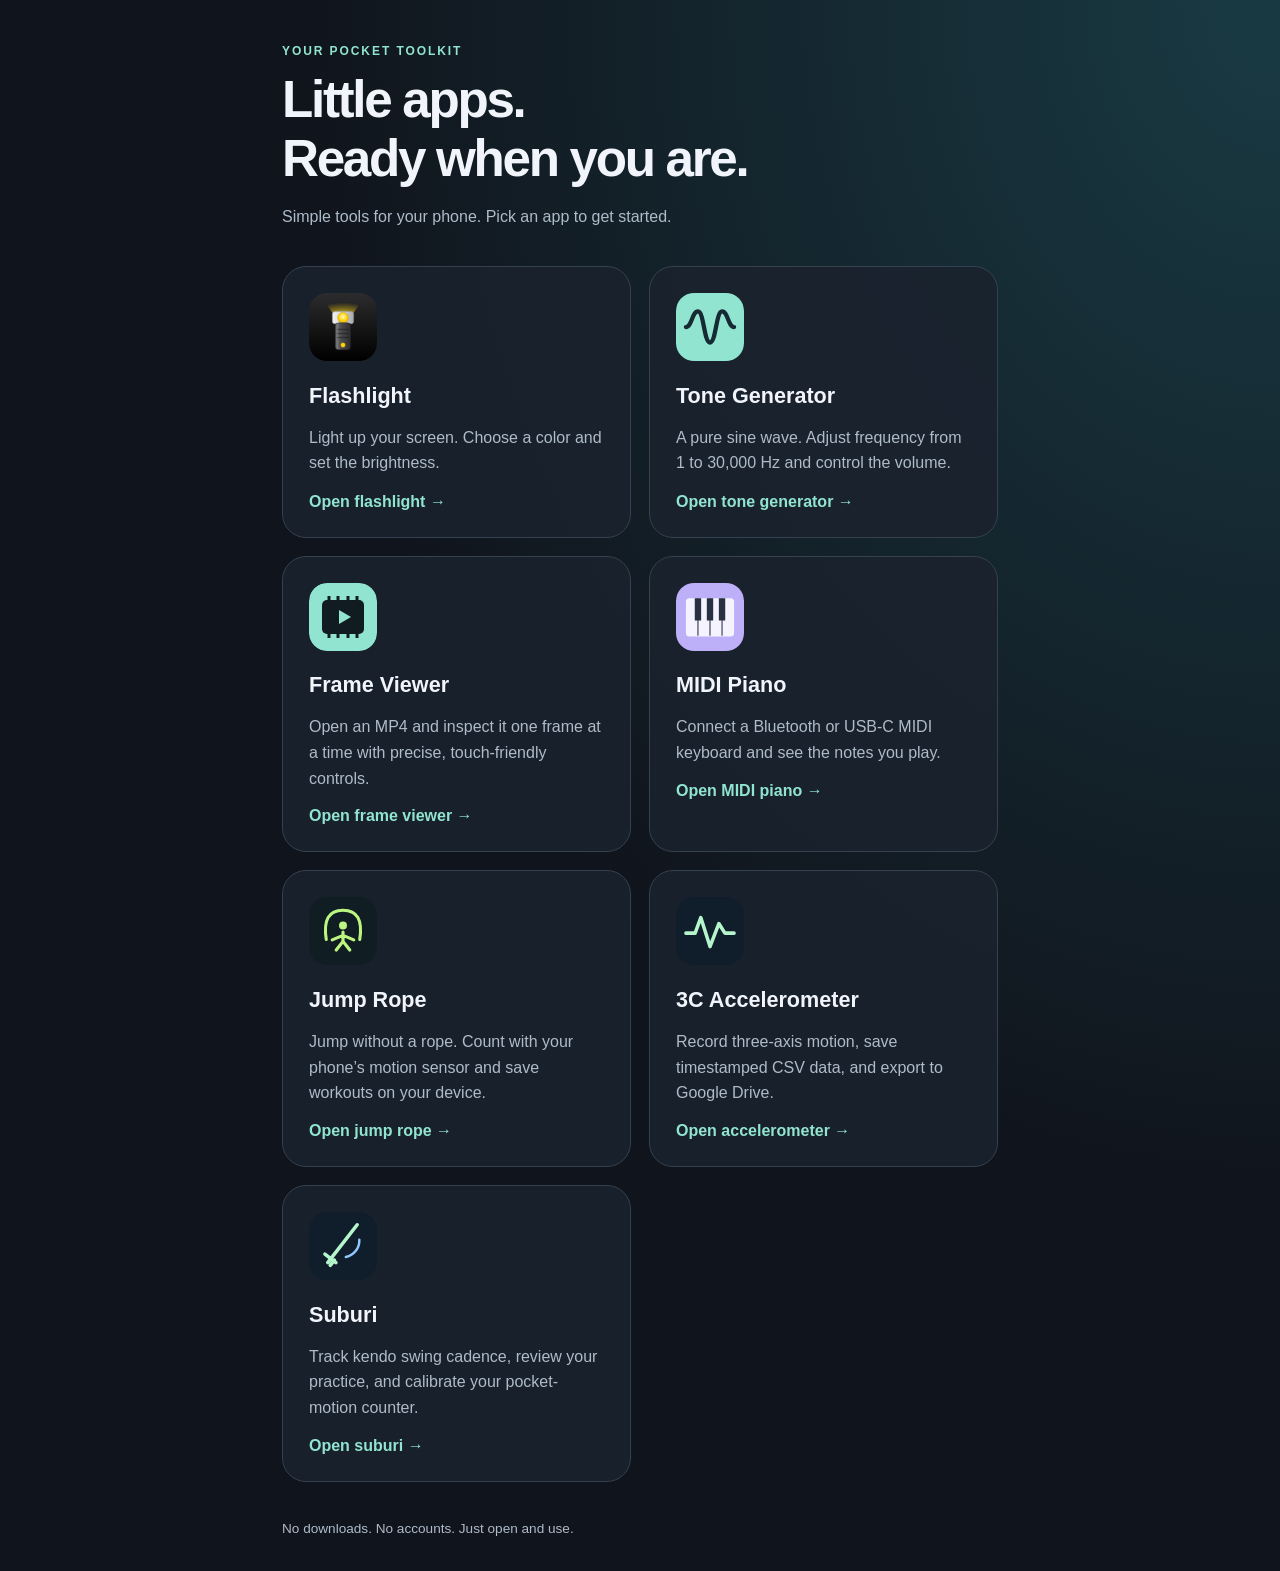
<file: index.html>
<!DOCTYPE html>
<html lang="en">
<head>
  <meta charset="UTF-8">
  <meta name="viewport" content="width=device-width, initial-scale=1, viewport-fit=cover">
  <meta name="theme-color" content="#10141c">
  <meta name="description" content="Simple, useful phone apps: a flashlight, tone generator, frame-by-frame video viewer, MIDI piano, jump counter, accelerometer recorder, and suburi practice tracker.">
  <title>Phone Apps</title>
  <link rel="stylesheet" href="styles.css">
</head>
<body>
  <main>
    <p class="eyebrow">Your pocket toolkit</p>
    <h1>Little apps.<br>Ready when you are.</h1>
    <p class="intro">Simple tools for your phone. Pick an app to get started.</p>
    <nav class="apps" aria-label="Phone apps">
      <a class="card" href="flashlight/">
        <img class="app-icon" src="flashlight/icons/icon.svg" alt="" width="68" height="68">
        <h2>Flashlight</h2>
        <p>Light up your screen. Choose a color and set the brightness.</p>
        <span class="open">Open flashlight &rarr;</span>
      </a>
      <a class="card" href="tone/">
        <img class="app-icon" src="tone/icons/icon.svg" alt="" width="68" height="68">
        <h2>Tone Generator</h2>
        <p>A pure sine wave. Adjust frequency from 1 to 30,000 Hz and control the volume.</p>
        <span class="open">Open tone generator &rarr;</span>
      </a>
      <a class="card" href="video/">
        <img class="app-icon" src="video/icons/icon.svg" alt="" width="68" height="68">
        <h2>Frame Viewer</h2>
        <p>Open an MP4 and inspect it one frame at a time with precise, touch-friendly controls.</p>
        <span class="open">Open frame viewer &rarr;</span>
      </a>
      <a class="card" href="piano/">
        <img class="app-icon" src="piano/icon.svg" alt="" width="68" height="68">
        <h2>MIDI Piano</h2>
        <p>Connect a Bluetooth or USB-C MIDI keyboard and see the notes you play.</p>
        <span class="open">Open MIDI piano &rarr;</span>
      </a>
      <a class="card" href="jump-rope/">
        <img class="app-icon" src="jump-rope/icon.svg" alt="" width="68" height="68">
        <h2>Jump Rope</h2>
        <p>Jump without a rope. Count with your phone’s motion sensor and save workouts on your device.</p>
        <span class="open">Open jump rope &rarr;</span>
      </a>
      <a class="card" href="accelerometer/">
        <img class="app-icon" src="accelerometer/icon.svg" alt="" width="68" height="68">
        <h2>3C Accelerometer</h2>
        <p>Record three-axis motion, save timestamped CSV data, and export to Google Drive.</p>
        <span class="open">Open accelerometer &rarr;</span>
      </a>
      <a class="card" href="suburi/">
        <img class="app-icon" src="suburi/icon.svg" alt="" width="68" height="68">
        <h2>Suburi</h2>
        <p>Track kendo swing cadence, review your practice, and calibrate your pocket-motion counter.</p>
        <span class="open">Open suburi &rarr;</span>
      </a>
    </nav>
    <footer>No downloads. No accounts. Just open and use.</footer>
  </main>
</body>
</html>
</file>
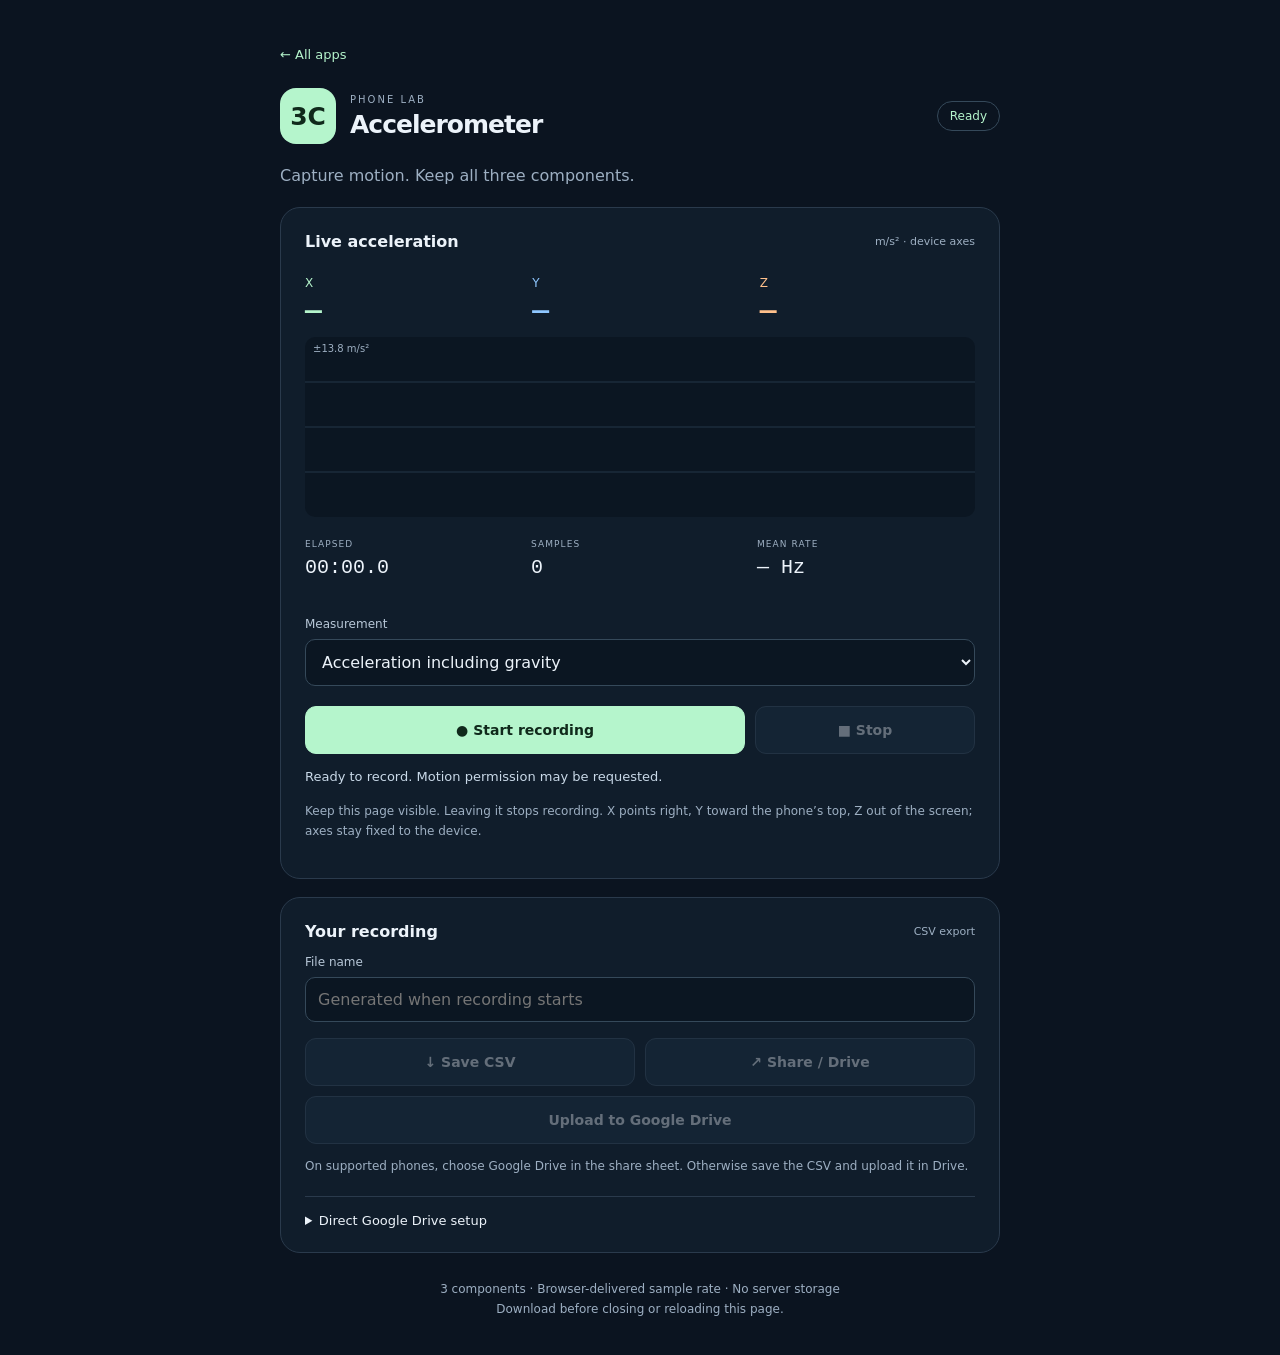
<file: accelerometer/index.html>
<!doctype html>
<html lang="en">
<head>
<meta charset="utf-8">
<meta name="viewport" content="width=device-width, initial-scale=1, viewport-fit=cover">
<meta name="theme-color" content="#101d2b">
<title>3C · Accelerometer</title>
<link rel="manifest" href="manifest.json">
<link rel="icon" href="icon.svg" type="image/svg+xml">
<link rel="stylesheet" href="style.css">
<script src="config.js"></script>
<script type="module" src="app.js"></script>
</head>
<body>
<main>
<a class="back" href="../">&larr; All apps</a>
<header><span class="mark">3C</span><div><p class="eyebrow">PHONE LAB</p><h1>Accelerometer</h1></div><span id="badge">Ready</span></header>
<p class="intro">Capture motion. Keep all three components.</p>
<section class="panel">
<div class="section-heading"><h2>Live acceleration</h2><span>m/s² · device axes</span></div>
<div class="axes"><div class="x">X <strong id="x">—</strong></div><div class="y">Y <strong id="y">—</strong></div><div class="z">Z <strong id="z">—</strong></div></div>
<canvas id="plot" aria-label="Live X, Y and Z acceleration traces over the latest 240 samples" role="img"></canvas>
<div class="stats"><div><span>ELAPSED</span><strong id="elapsed">00:00.0</strong></div><div><span>SAMPLES</span><strong id="count">0</strong></div><div><span>MEAN RATE</span><strong id="rate">— Hz</strong></div></div>
<label for="mode">Measurement</label><select id="mode"><option value="gravity">Acceleration including gravity</option><option value="linear">Linear acceleration (gravity removed)</option></select>
<div class="actions"><button id="start" class="primary">● Start recording</button><button id="stop" disabled>■ Stop</button></div>
<p id="status" role="status" aria-live="polite">Ready to record. Motion permission may be requested.</p>
<p class="hint">Keep this page visible. Leaving it stops recording. X points right, Y toward the phone’s top, Z out of the screen; axes stay fixed to the device.</p>
</section>
<section class="panel">
<div class="section-heading"><h2>Your recording</h2><span>CSV export</span></div>
<label for="filename">File name</label><input id="filename" maxlength="100" placeholder="Generated when recording starts" autocomplete="off">
<div class="exports"><button id="download" disabled>↓ Save CSV</button><button id="share" disabled>↗ Share / Drive</button><button id="drive" disabled>Upload to Google Drive</button></div>
<p class="hint">On supported phones, choose Google Drive in the share sheet. Otherwise save the CSV and upload it in Drive.</p>
<p id="export-status" role="status" aria-live="polite"></p><a id="drive-link" hidden target="_blank" rel="noopener">Open file in Google Drive ↗</a>
<details><summary>Direct Google Drive setup</summary><p class="hint">Direct upload needs a Google OAuth web client ID configured for this site. Your CSV is uploaded to My Drive only when you choose Upload. Access tokens stay in memory.</p><label for="client-id">Google OAuth client ID</label><input id="client-id" placeholder="…apps.googleusercontent.com" autocomplete="off" spellcheck="false"><p class="hint">The site owner can set a default in config.js. See the app README for setup.</p></details>
</section>
<footer>3 components · Browser-delivered sample rate · No server storage<br>Download before closing or reloading this page.</footer>
</main>
</body>
</html>
</file>
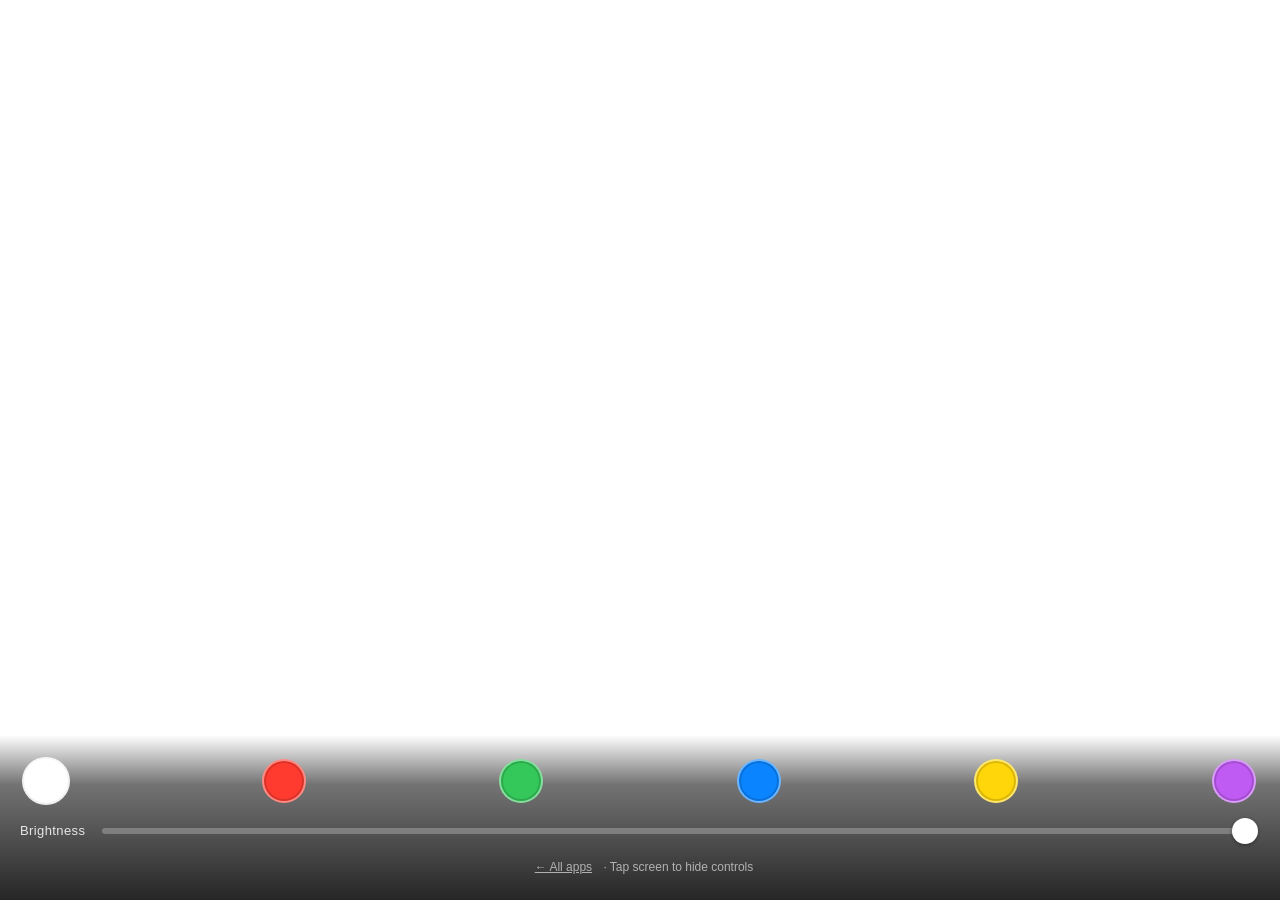
<file: flashlight/index.html>
<!DOCTYPE html>
<html lang="en">
<head>
<meta charset="UTF-8">
<title>Flashlight</title>
<meta name="viewport" content="width=device-width, initial-scale=1, maximum-scale=1, user-scalable=no, viewport-fit=cover">
<meta name="mobile-web-app-capable" content="yes">
<meta name="apple-mobile-web-app-capable" content="yes">
<meta name="apple-mobile-web-app-status-bar-style" content="black-translucent">
<meta name="theme-color" content="#000000">
<link rel="manifest" href="manifest.json">
<link rel="icon" type="image/svg+xml" href="icons/icon.svg">
<link rel="icon" type="image/png" sizes="32x32" href="icons/icon-32.png">
<link rel="apple-touch-icon" href="icons/icon-180.png">
<style>
  :root {
    color-scheme: dark;
  }
  * { box-sizing: border-box; -webkit-tap-highlight-color: transparent; }
  html, body {
    margin: 0;
    padding: 0;
    width: 100%;
    height: 100%;
    overflow: hidden;
    background: #000;
    font-family: -apple-system, BlinkMacSystemFont, "Segoe UI", Roboto, Helvetica, Arial, sans-serif;
    user-select: none;
  }

  #light {
    position: fixed;
    inset: 0;
    background: #ffffff;
    filter: brightness(1);
    transition: background-color 0.15s ease;
  }

  #panel {
    position: fixed;
    left: 0;
    right: 0;
    bottom: 0;
    padding: 18px 20px calc(18px + env(safe-area-inset-bottom));
    background: linear-gradient(to top, rgba(0,0,0,0.85), rgba(0,0,0,0.55) 70%, transparent);
    display: flex;
    flex-direction: column;
    gap: 14px;
    transition: transform 0.25s ease, opacity 0.25s ease;
    z-index: 10;
  }

  #panel.hidden {
    transform: translateY(100%);
    opacity: 0;
    pointer-events: none;
  }

  .row {
    display: flex;
    align-items: center;
    gap: 12px;
  }

  .label {
    color: rgba(255,255,255,0.85);
    font-size: 13px;
    min-width: 68px;
    letter-spacing: 0.03em;
  }

  input[type="range"] {
    flex: 1;
    -webkit-appearance: none;
    appearance: none;
    height: 6px;
    border-radius: 3px;
    background: rgba(255,255,255,0.25);
    outline: none;
  }
  input[type="range"]::-webkit-slider-thumb {
    -webkit-appearance: none;
    width: 26px;
    height: 26px;
    border-radius: 50%;
    background: #fff;
    box-shadow: 0 1px 4px rgba(0,0,0,0.4);
    cursor: pointer;
  }
  input[type="range"]::-moz-range-thumb {
    width: 26px;
    height: 26px;
    border-radius: 50%;
    background: #fff;
    border: none;
    box-shadow: 0 1px 4px rgba(0,0,0,0.4);
    cursor: pointer;
  }

  #swatches {
    display: flex;
    align-items: center;
    justify-content: space-between;
    gap: 10px;
    height: 56px;
    padding: 0 4px;
  }
  .swatch {
    flex: 0 0 auto;
    width: 44px;
    height: 44px;
    border-radius: 50%;
    border: 2px solid rgba(255,255,255,0.4);
    box-shadow: inset 0 0 0 2px rgba(0,0,0,0.15);
  }
  .swatch.active {
    border-color: #fff;
    box-shadow: 0 0 0 2px rgba(255,255,255,0.9);
  }

  #hint {
    color: rgba(255,255,255,0.6);
    font-size: 12px;
    text-align: center;
  }

  #tapCatcher {
    position: fixed;
    inset: 0;
    z-index: 5;
  }

  #reopenTab {
    position: fixed;
    right: 14px;
    bottom: calc(14px + env(safe-area-inset-bottom));
    z-index: 12;
    width: 44px;
    height: 44px;
    border-radius: 50%;
    border: none;
    background: rgba(255,255,255,0.15);
    color: #fff;
    font-size: 18px;
    display: none;
    align-items: center;
    justify-content: center;
  }
  #reopenTab.show { display: flex; }
</style>
</head>
<body>

<div id="light"></div>
<div id="tapCatcher"></div>

<button id="reopenTab" aria-label="Show controls">⚙</button>

<div id="panel">
  <div id="swatches">
    <div class="swatch active" data-color="#ffffff" style="background:#ffffff"></div>
    <div class="swatch" data-color="#ff3b30" style="background:#ff3b30"></div>
    <div class="swatch" data-color="#34c759" style="background:#34c759"></div>
    <div class="swatch" data-color="#0a84ff" style="background:#0a84ff"></div>
    <div class="swatch" data-color="#ffd60a" style="background:#ffd60a"></div>
    <div class="swatch" data-color="#bf5af2" style="background:#bf5af2"></div>
  </div>

  <div class="row">
    <span class="label">Brightness</span>
    <input type="range" id="brightness" min="10" max="100" value="100">
  </div>

  <div id="hint"><a href="../" style="color:inherit;display:inline-block;padding:8px">&larr; All apps</a> &middot; Tap screen to hide controls</div>
</div>

<script>
(function () {
  var light = document.getElementById('light');
  var panel = document.getElementById('panel');
  var brightness = document.getElementById('brightness');
  var swatches = document.querySelectorAll('.swatch');
  var tapCatcher = document.getElementById('tapCatcher');
  var reopenTab = document.getElementById('reopenTab');

  var STORAGE_KEY = 'flashlight-settings';

  function loadSaved() {
    try {
      var raw = localStorage.getItem(STORAGE_KEY);
      if (raw) {
        var saved = JSON.parse(raw);
        if (saved && typeof saved.color === 'string' && typeof saved.brightness === 'number') {
          return saved;
        }
      }
    } catch (e) { /* ignore corrupt/blocked storage */ }
    return { color: '#ffffff', brightness: 100 };
  }

  var state = loadSaved();

  var wakeLock = null;
  var hideTimer = null;
  var fullscreenTried = false;

  function save() {
    try {
      localStorage.setItem(STORAGE_KEY, JSON.stringify(state));
    } catch (e) { /* ignore blocked storage */ }
  }

  function apply() {
    light.style.backgroundColor = state.color;
    light.style.filter = 'brightness(' + (state.brightness / 100) + ')';
  }

  function setColor(hex) {
    state.color = hex;
    swatches.forEach(function (s) {
      s.classList.toggle('active', s.getAttribute('data-color') === hex);
    });
    apply();
    save();
  }

  async function requestWakeLock() {
    try {
      if ('wakeLock' in navigator) {
        wakeLock = await navigator.wakeLock.request('screen');
        wakeLock.addEventListener('release', function () {});
      }
    } catch (e) { /* ignore, not supported or denied */ }
  }

  function tryFullscreen() {
    if (fullscreenTried) return;
    fullscreenTried = true;
    if (document.documentElement.requestFullscreen) {
      document.documentElement.requestFullscreen().catch(function () {});
    }
  }

  function showPanel() {
    panel.classList.remove('hidden');
    reopenTab.classList.remove('show');
    clearTimeout(hideTimer);
    scheduleHide();
  }

  function hidePanel() {
    panel.classList.add('hidden');
    reopenTab.classList.add('show');
  }

  function scheduleHide() {
    clearTimeout(hideTimer);
    hideTimer = setTimeout(hidePanel, 3500);
  }

  brightness.addEventListener('input', function () {
    state.brightness = Number(brightness.value);
    apply();
    save();
    scheduleHide();
  });

  swatches.forEach(function (s) {
    s.addEventListener('click', function (e) {
      e.stopPropagation();
      setColor(s.getAttribute('data-color'));
      scheduleHide();
    });
  });

  panel.addEventListener('click', function (e) { e.stopPropagation(); });
  panel.addEventListener('pointerdown', function (e) { e.stopPropagation(); scheduleHide(); });

  tapCatcher.addEventListener('click', function () {
    tryFullscreen();
    if (panel.classList.contains('hidden')) {
      showPanel();
    } else {
      hidePanel();
    }
  });

  reopenTab.addEventListener('click', function (e) {
    e.stopPropagation();
    showPanel();
  });

  document.addEventListener('visibilitychange', function () {
    if (document.visibilityState === 'visible') {
      requestWakeLock();
    }
  });

  brightness.value = state.brightness;
  setColor(state.color);
  requestWakeLock();
  scheduleHide();
})();
</script>
</body>
</html>
</file>
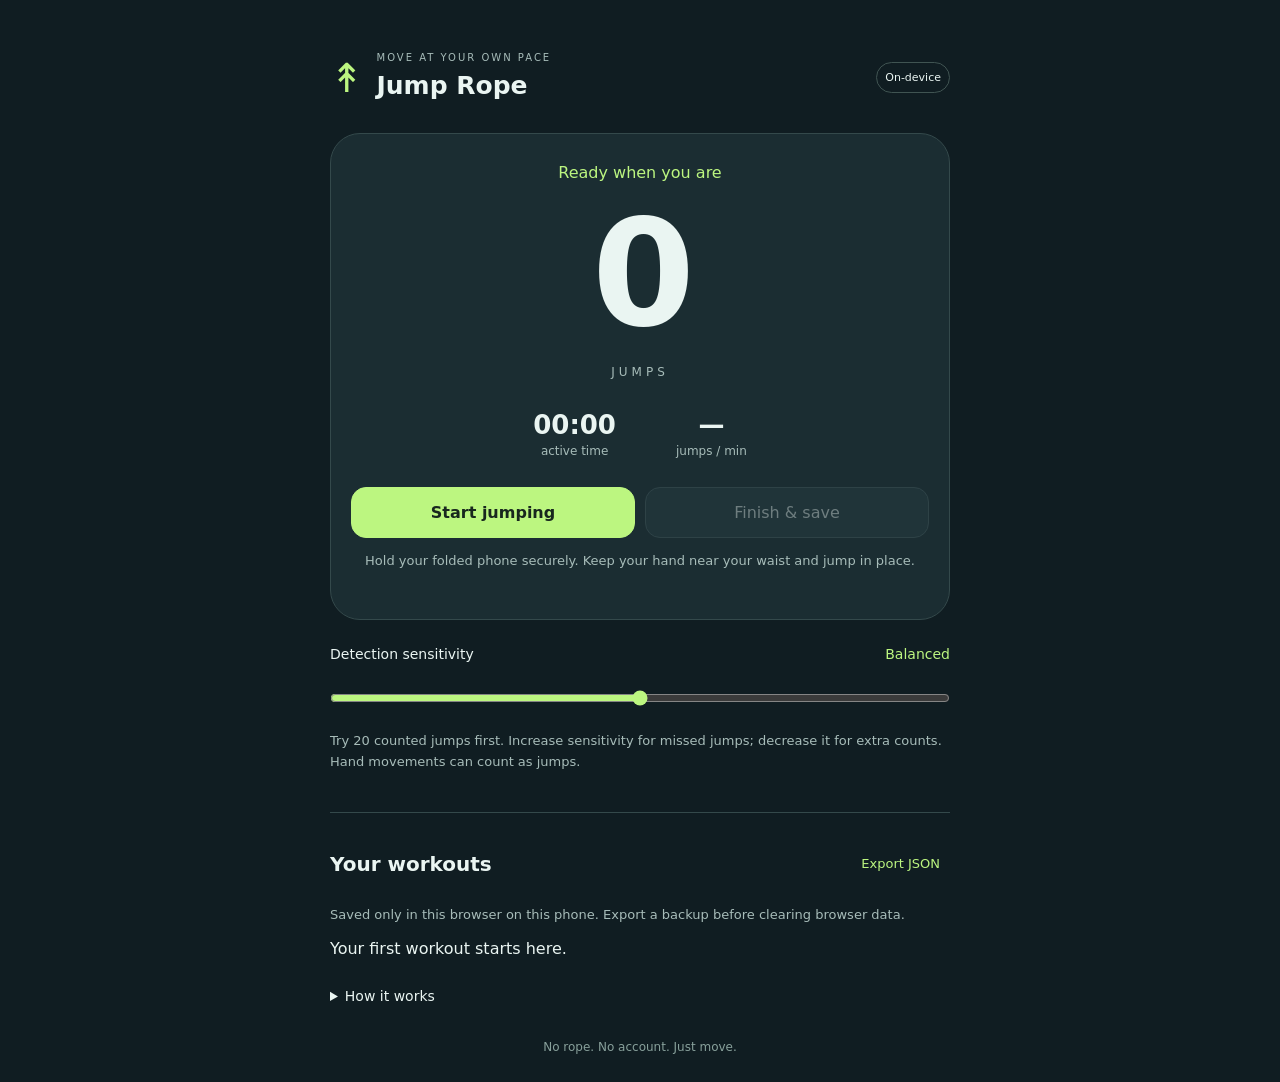
<file: jump-rope/index.html>
<!doctype html>
<html lang="en">
<head>
<meta charset="utf-8"><meta name="viewport" content="width=device-width,initial-scale=1,viewport-fit=cover">
<meta name="theme-color" content="#101d22"><title>Jump Rope</title>
<link rel="manifest" href="manifest.json"><link rel="icon" href="icon.svg"><link rel="stylesheet" href="style.css">
</head>
<body>
<main>
<header><span class="mark">↟</span><div><p class="eyebrow">MOVE AT YOUR OWN PACE</p><h1>Jump Rope</h1></div><span class="badge">On-device</span></header>
<section class="counter" aria-label="Workout">
<p id="status" role="status">Ready when you are</p>
<div id="count">0</div><p class="unit">JUMPS</p>
<div class="metrics"><div><strong id="duration">00:00</strong><span>active time</span></div><div><strong id="pace">—</strong><span>jumps / min</span></div></div>
<div class="actions"><button id="start" class="primary">Start jumping</button><button id="finish" disabled>Finish & save</button></div>
<p id="message" role="status">Hold your folded phone securely. Keep your hand near your waist and jump in place.</p>
</section>
<section class="settings"><label for="sensitivity">Detection sensitivity <output id="sensitivityValue">Balanced</output></label><input id="sensitivity" type="range" min="1" max="5" value="3"><p>Try 20 counted jumps first. Increase sensitivity for missed jumps; decrease it for extra counts. Hand movements can count as jumps.</p></section>
<section><div class="section-title"><h2>Your workouts</h2><button id="export" class="text-button">Export JSON</button></div><p class="muted">Saved only in this browser on this phone. Export a backup before clearing browser data.</p><p id="storageError" role="alert"></p><div id="history"></div></section>
<details><summary>How it works</summary><p>Your phone’s motion sensor measures the bounce of each jump. Counts are estimates, not verified jumps. Keep this app visible and the screen unlocked; switching apps pauses counting. The app requests a screen wake lock when supported.</p><p>Workouts stay on this device. No account or Samsung Health connection is needed. Install from your browser’s menu for quick access; after the first visit, the app works offline.</p></details>
<footer>No rope. No account. Just move.</footer>
</main><script type="module" src="app.mjs"></script>
</body></html>
</file>
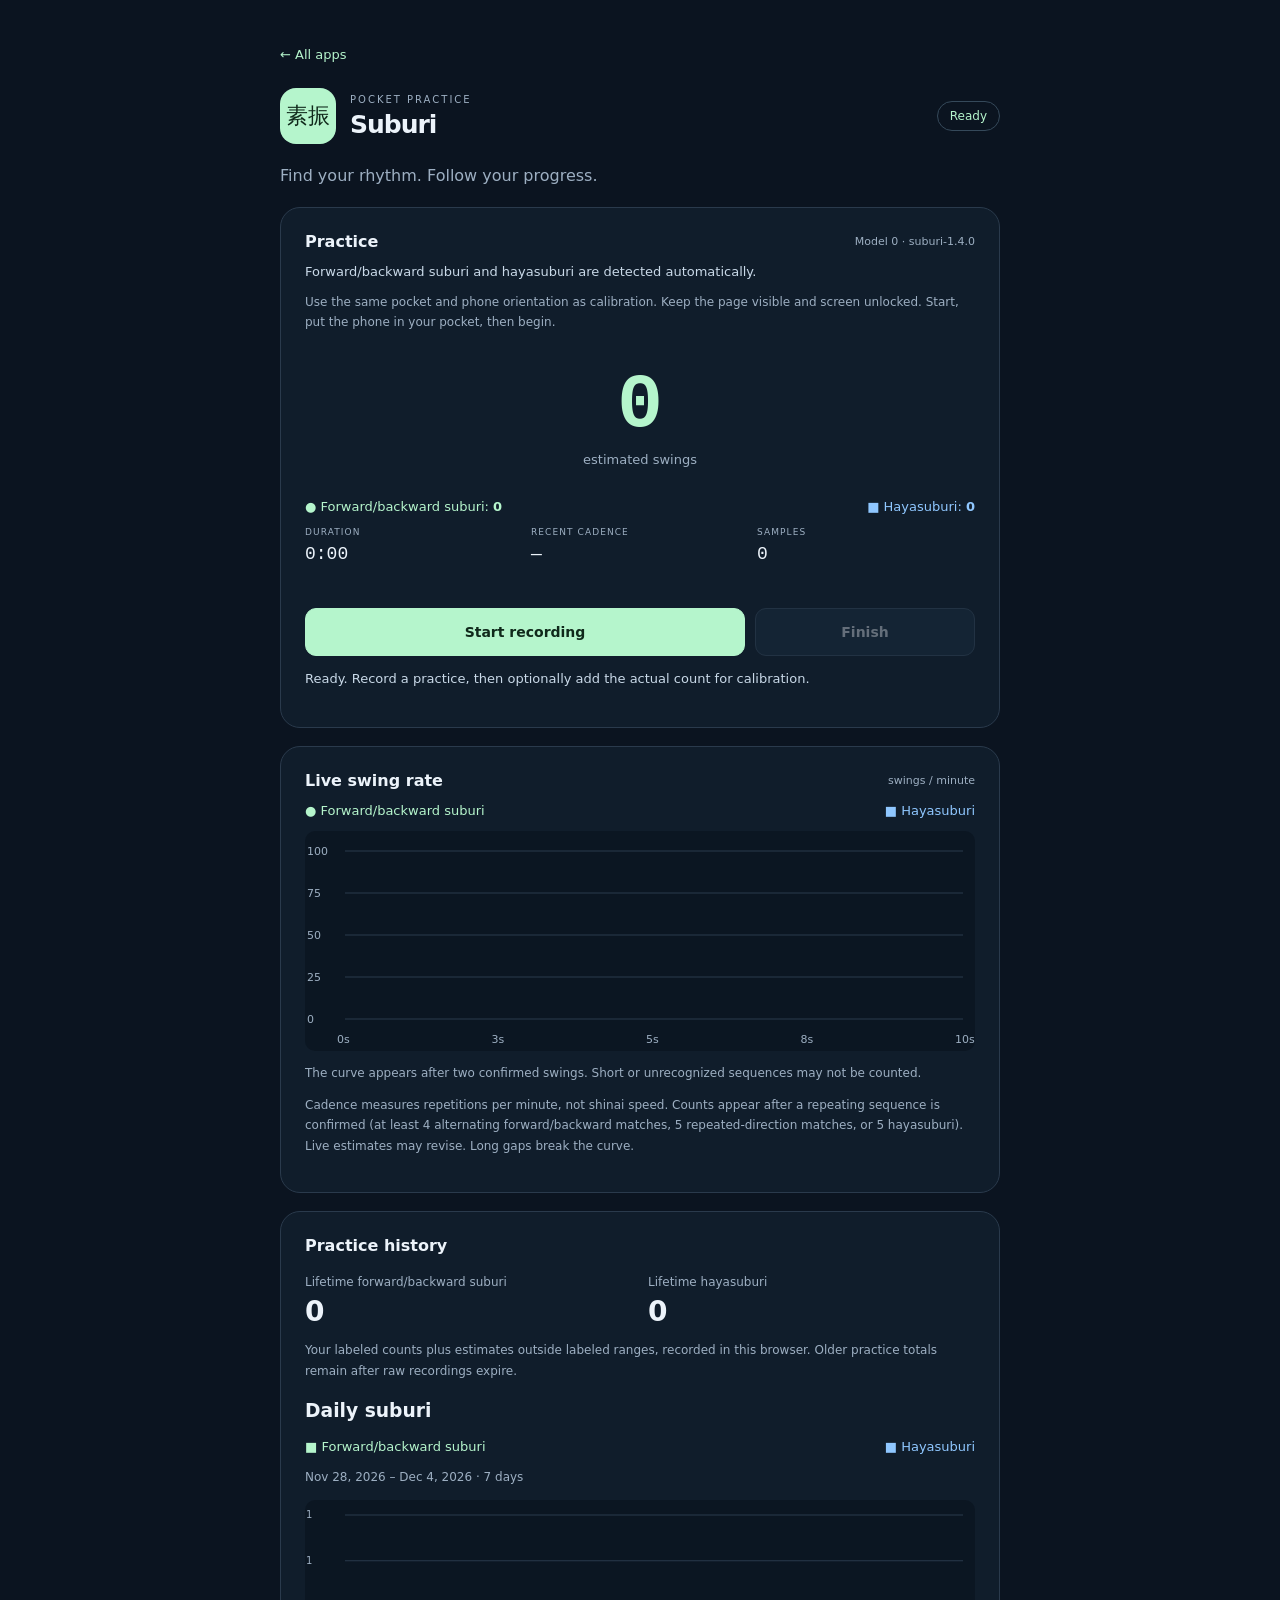
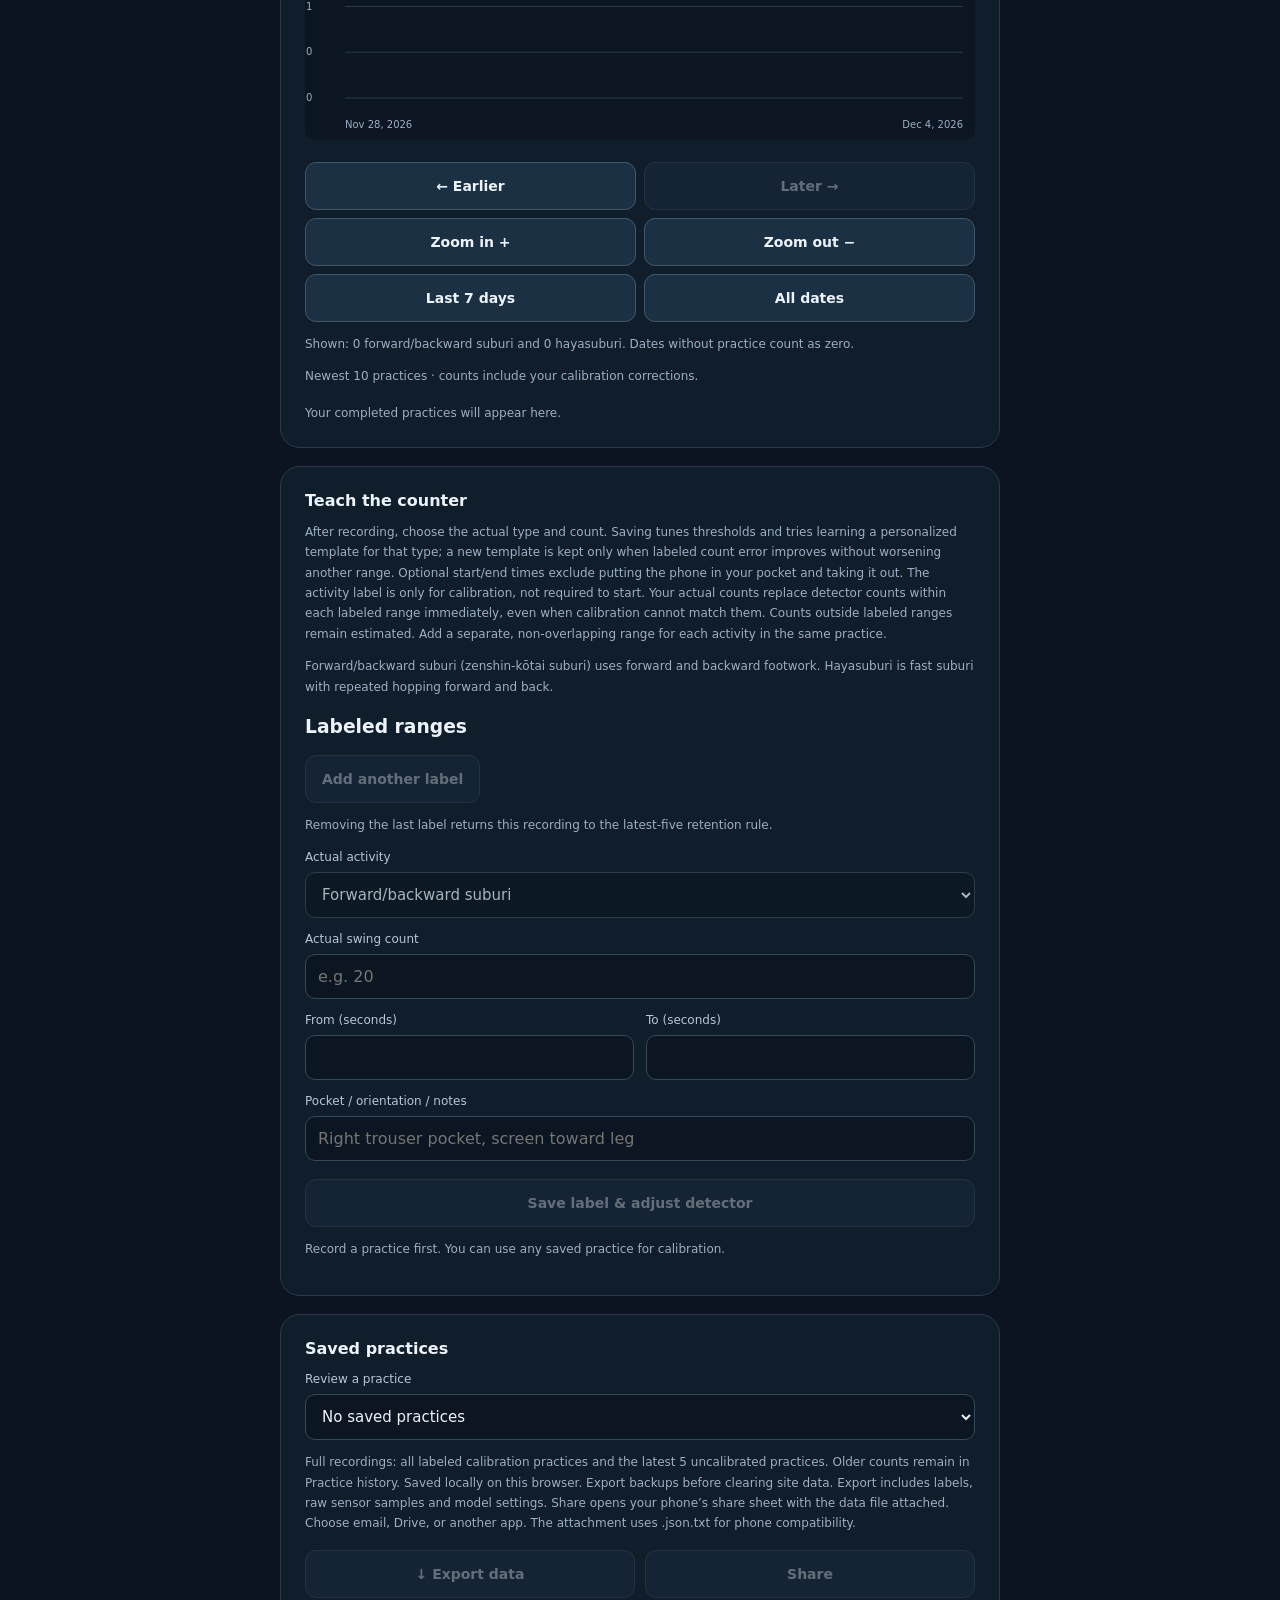
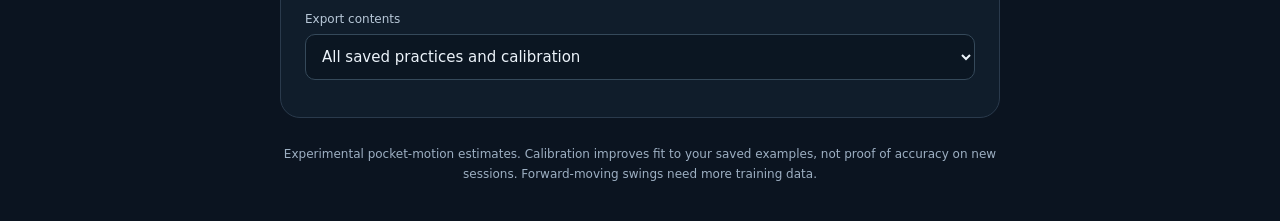
<file: suburi/index.html>
<!doctype html><html lang="en"><head><meta charset="utf-8"><meta name="viewport" content="width=device-width,initial-scale=1,viewport-fit=cover"><meta name="theme-color" content="#101d2b"><title>Suburi · Pocket practice</title><link rel="icon" href="icon.svg"><link rel="manifest" href="manifest.json"><link rel="stylesheet" href="style.css?v=1.4.0"><script type="module" src="app.mjs?v=1.7.0"></script></head><body><main>
<a class="back" href="../">← All apps</a><header><span class="mark">素振</span><div><p class="eyebrow">POCKET PRACTICE</p><h1>Suburi</h1></div><span id="badge">Ready</span></header><p class="intro">Find your rhythm. Follow your progress.</p>
<section class="panel"><div class="section-heading"><h2>Practice</h2><span id="model-info">Loading detector…</span></div><p id="activity" role="status">Forward/backward suburi and hayasuburi are detected automatically.</p><p class="hint">Use the same pocket and phone orientation as calibration. Keep the page visible and screen unlocked. Start, put the phone in your pocket, then begin.</p><div class="counter"><strong id="count">0</strong><span id="count-label">estimated swings</span></div><p id="breakdown" class="type-legend"><span class="stationary">● Forward/backward suburi: <b id="stationary-count">0</b></span><span class="jumping">■ Hayasuburi: <b id="jumping-count">0</b></span></p><div class="stats"><div><span>DURATION</span><strong id="duration">0:00</strong></div><div><span>RECENT CADENCE</span><strong id="pace">—</strong></div><div><span>SAMPLES</span><strong id="samples">0</strong></div></div><div class="actions"><button id="start" class="primary" disabled>Start recording</button><button id="stop" disabled>Finish</button></div><p id="status" role="status">Loading…</p><p id="storage-status" role="status" class="hint"></p></section>
<section class="panel"><div class="section-heading"><h2>Live swing rate</h2><span>swings / minute</span></div><p class="type-legend"><span class="stationary">● Forward/backward suburi</span><span class="jumping">■ Hayasuburi</span></p><canvas id="chart" role="img" aria-label="Detected swing cadence over time: green circles for forward/backward suburi and blue squares for hayasuburi"></canvas><p id="chart-summary" class="hint">The curve appears after two confirmed swings.</p><p class="hint">Cadence measures repetitions per minute, not shinai speed. Counts appear after a repeating sequence is confirmed (at least 4 alternating forward/backward matches, 5 repeated-direction matches, or 5 hayasuburi). Live estimates may revise. Long gaps break the curve.</p></section>
<section id="report-panel" class="panel" hidden><div class="section-heading"><h2>Practice report</h2><span id="report-type"></span></div><div id="report" class="report-grid"></div><p id="report-note" class="hint"></p></section>

<section class="panel" aria-labelledby="practice-history-title"><h2 id="practice-history-title">Practice history</h2><div class="lifetime"><div><span>Lifetime forward/backward suburi</span><strong id="lifetime-stationary">0</strong></div><div><span>Lifetime hayasuburi</span><strong id="lifetime-jumping">0</strong></div></div><p class="hint">Your labeled counts plus estimates outside labeled ranges, recorded in this browser. Older practice totals remain after raw recordings expire.</p><h3>Daily suburi</h3><p class="type-legend"><span class="stationary">■ Forward/backward suburi</span><span class="jumping">■ Hayasuburi</span></p><p id="history-range" class="hint"></p><canvas id="history-chart" role="img" aria-label="Daily stacked suburi counts: green forward/backward, blue hayasuburi"></canvas><div class="history-controls"><button id="history-prev">← Earlier</button><button id="history-next">Later →</button><button id="history-zoom-in">Zoom in +</button><button id="history-zoom-out">Zoom out −</button><button id="history-week">Last 7 days</button><button id="history-all">All dates</button></div><p id="history-chart-summary" class="hint"></p><p class="hint">Newest 10 practices · counts include your calibration corrections.</p><ul id="practice-history" class="practice-history"><li class="hint">Your completed practices will appear here.</li></ul></section>
<section id="calibration-panel" class="panel"><h2>Teach the counter</h2><p class="hint">After recording, choose the actual type and count. Saving tunes thresholds and tries learning a personalized template for that type; a new template is kept only when labeled count error improves without worsening another range. Optional start/end times exclude putting the phone in your pocket and taking it out. The activity label is only for calibration, not required to start. Your actual counts replace detector counts within each labeled range immediately, even when calibration cannot match them. Counts outside labeled ranges remain estimated. Add a separate, non-overlapping range for each activity in the same practice.</p><p class="hint">Forward/backward suburi (zenshin-kōtai suburi) uses forward and backward footwork. Hayasuburi is fast suburi with repeated hopping forward and back.</p><div id="calibration-plots" hidden><h3>Acceleration vs. time (m/s²)</h3><p class="hint">Filtered X (pink), Y (gray), Z (purple), and −Y (blue). Blue and gold thresholds are the hayasuburi peak and strong-anchor levels.</p><canvas id="acceleration-chart" role="img" aria-label="Three-axis acceleration and hayasuburi thresholds over time"></canvas><h3>Forward/backward template similarity</h3><p class="hint">Green: strong template; orange: weak template. Similarity uses a −1 to 1 scale, not acceleration units. Dashed lines show current thresholds; fine dotted lines show thresholds before the latest calibration. Labeled intervals are shaded.</p><canvas id="similarity-chart" role="img" aria-label="Forward/backward similarity and thresholds over time"></canvas><p id="threshold-summary" class="hint"></p><h3>Hayasuburi template trial</h3><p class="hint">Experimental three-axis template matching. The dashed line is the similarity threshold; ticks mark counted matches. Hayasuburi labels can train this trial’s template. The trial does not change official practice counts, which still use peak detection.</p><canvas id="hayasuburi-template-chart" role="img" aria-label="Experimental hayasuburi template similarity and detection threshold over time"></canvas><p id="hayasuburi-template-summary" class="hint"></p></div><p id="calibration-effect" role="status" class="hint"></p><h3>Labeled ranges</h3><ul id="saved-labels"></ul><button id="add-label" type="button" disabled>Add another label</button><p class="hint">Removing the last label returns this recording to the latest-five retention rule.</p><p id="label-editing" class="hint"></p><form id="label-form"><label for="label-type">Actual activity</label><select id="label-type"><option value="stationary">Forward/backward suburi</option><option value="jumping">Hayasuburi</option><option value="forward">Forward-moving swings · collect examples</option><option value="other">Walking / other · no swings</option></select><label for="actual">Actual swing count</label><input id="actual" type="number" min="0" max="2000" step="1" required placeholder="e.g. 20"><div class="range"><div><label for="range-start">From (seconds)</label><input id="range-start" type="number" min="0" step="0.01" required></div><div><label for="range-end">To (seconds)</label><input id="range-end" type="number" min="0" step="0.01" required></div></div><label for="notes">Pocket / orientation / notes</label><input id="notes" maxlength="500" placeholder="Right trouser pocket, screen toward leg"><button id="calibrate" type="submit" disabled>Save label &amp; adjust detector</button></form><p id="calibration-status" role="status" class="hint">Record a practice first. You can use any saved practice for calibration.</p></section>
<section class="panel"><h2>Saved practices</h2><label for="history">Review a practice</label><select id="history"><option value="">No saved practices</option></select><p class="hint">Full recordings: all labeled calibration practices and the latest 5 uncalibrated practices. Older counts remain in Practice history. Saved locally on this browser. Export backups before clearing site data. Export includes labels, raw sensor samples and model settings. Share opens your phone’s share sheet with the data file attached. Choose email, Drive, or another app. The attachment uses .json.txt for phone compatibility.</p><div class="exports"><button id="download" disabled>↓ Export data</button><button id="share" disabled>Share</button></div><label for="export-scope">Export contents</label><select id="export-scope"><option value="all">All saved practices and calibration</option><option value="selected">Selected practice</option></select><p id="export-status" role="status"></p></section>
<footer>Experimental pocket-motion estimates. Calibration improves fit to your saved examples, not proof of accuracy on new sessions. Forward-moving swings need more training data.</footer>
</main></body></html>
</file>
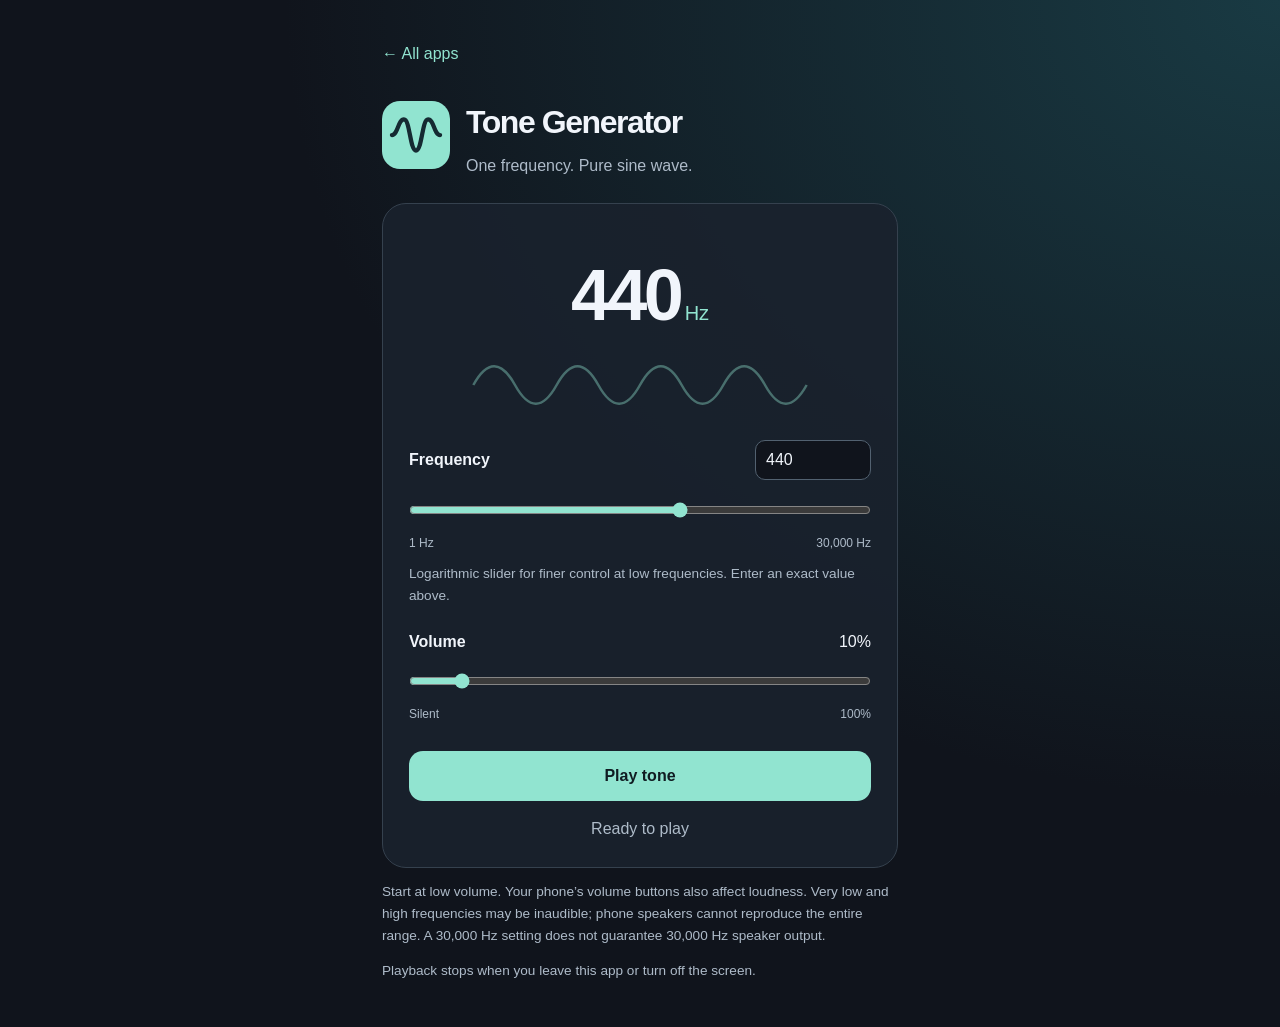
<file: tone/index.html>
<!DOCTYPE html>
<html lang="en">
<head>
  <meta charset="UTF-8">
  <meta name="viewport" content="width=device-width, initial-scale=1, viewport-fit=cover">
  <meta name="theme-color" content="#10141c">
  <meta name="description" content="Generate a single sine-wave tone from 1 to 30,000 Hz with frequency and volume sliders.">
  <title>Tone Generator · Phone Apps</title>
  <link rel="icon" type="image/svg+xml" href="icons/icon.svg">
  <link rel="stylesheet" href="../styles.css">
  <script src="app.js" defer></script>
</head>
<body>
  <main class="tone">
    <a class="back" href="../">&larr; All apps</a>
    <header class="title-row">
      <img class="app-icon" src="icons/icon.svg" alt="" width="68" height="68">
      <div><h1>Tone Generator</h1><p class="muted">One frequency. Pure sine wave.</p></div>
    </header>
    <section class="controls" aria-label="Tone controls">
      <div class="readout"><strong id="frequency-display">440</strong> <span>Hz</span></div>
      <svg class="wave" viewBox="0 0 400 60" aria-hidden="true"><path d="M0 30 Q25 -15 50 30 T100 30 T150 30 T200 30 T250 30 T300 30 T350 30 T400 30" fill="none" stroke="currentColor" stroke-width="3"/></svg>
      <div class="label-row">
        <label for="frequency">Frequency</label>
        <input id="exact-frequency" aria-label="Exact frequency in Hz" type="number" inputmode="numeric" min="1" max="30000" step="1" value="440">
      </div>
      <input id="frequency" type="range" min="0" max="10000" step="1" value="5904" aria-describedby="frequency-help">
      <div class="scale"><span>1 Hz</span><span>30,000 Hz</span></div>
      <p id="frequency-help" class="note">Logarithmic slider for finer control at low frequencies. Enter an exact value above.</p>
      <div class="label-row"><label for="volume">Volume</label><output id="volume-display" for="volume">10%</output></div>
      <input id="volume" type="range" min="0" max="100" step="1" value="10">
      <div class="scale"><span>Silent</span><span>100%</span></div>
      <button id="play" type="button" aria-pressed="false">Play tone</button>
      <p id="status" class="status" role="status">Ready to play</p>
    </section>
    <p class="note">Start at low volume. Your phone’s volume buttons also affect loudness. Very low and high frequencies may be inaudible; phone speakers cannot reproduce the entire range. A 30,000 Hz setting does not guarantee 30,000 Hz speaker output.</p>
    <p class="note" id="audio-info">Playback stops when you leave this app or turn off the screen.</p>
    <noscript><p>This app needs JavaScript to generate audio.</p></noscript>
  </main>
</body>
</html>
</file>
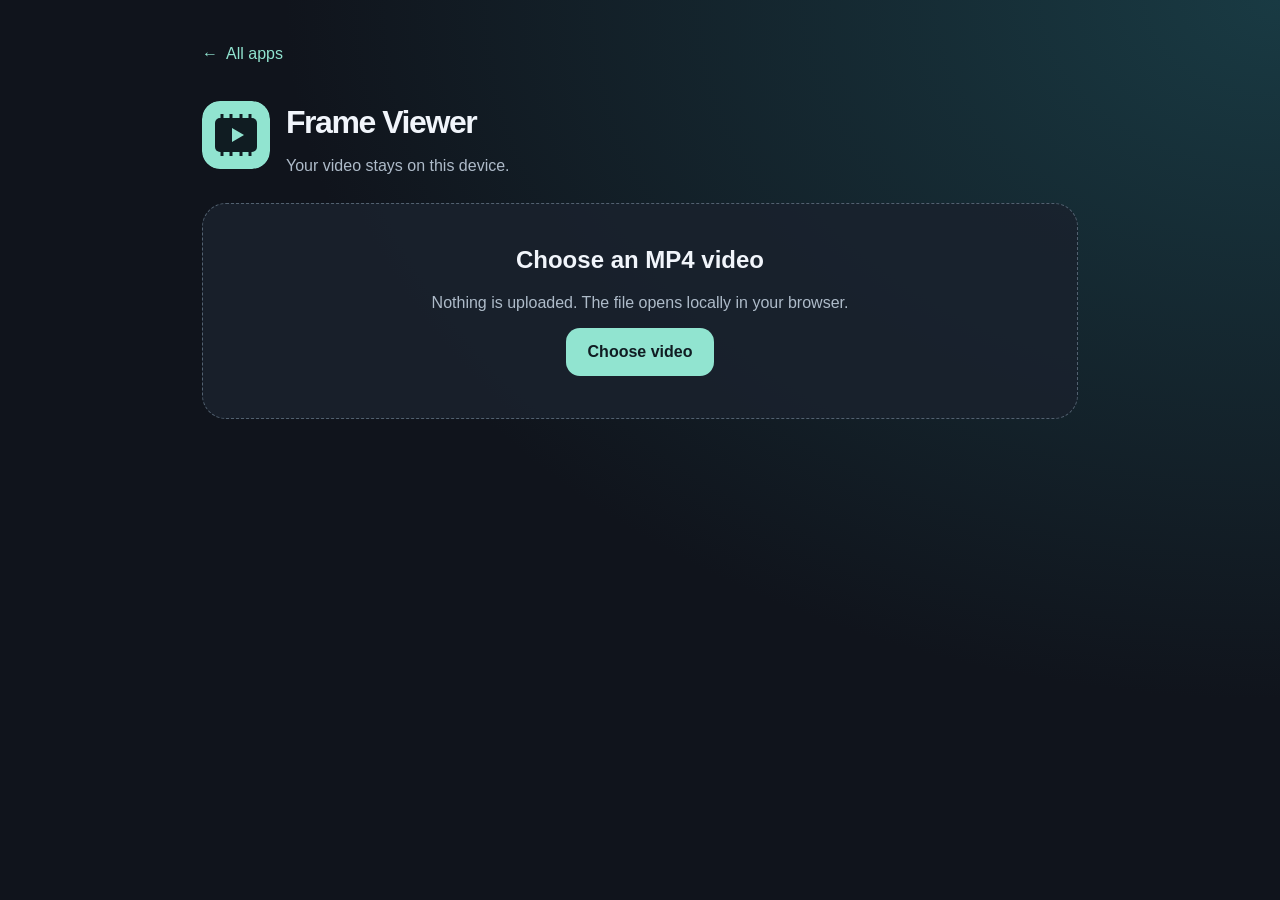
<file: video/index.html>
<!DOCTYPE html>
<html lang="en">
<head>
  <meta charset="UTF-8">
  <meta name="viewport" content="width=device-width, initial-scale=1, viewport-fit=cover">
  <meta name="theme-color" content="#10141c">
  <meta name="description" content="Open a local MP4 video and inspect it frame by frame.">
  <title>Frame Viewer</title>
  <link rel="stylesheet" href="../styles.css">
  <link rel="stylesheet" href="styles.css?v=3">
</head>
<body>
  <main class="viewer">
    <a class="back" href="../">&larr;&nbsp; All apps</a>
    <div class="title-row">
      <img class="app-icon" src="icons/icon.svg" alt="" width="56" height="56">
      <div><h1>Frame Viewer</h1><p class="muted">Your video stays on this device.</p></div>
    </div>
    <section id="picker" class="picker" aria-labelledby="picker-title">
      <h2 id="picker-title">Choose an MP4 video</h2>
      <p>Nothing is uploaded. The file opens locally in your browser.</p>
      <label class="file-button" for="file">Choose video</label>
      <input id="file" type="file" accept="video/mp4,.mp4">
    </section>
    <section id="workspace" hidden>
      <div class="video-shell">
        <video id="video" playsinline preload="metadata"></video>
      </div>
      <div class="readouts" aria-live="polite">
        <span><small>FRAME</small><strong id="frameNumber">0</strong></span>
        <span><small>TIME</small><strong id="timeReadout">00:00.000</strong></span>
        <span><small>DURATION</small><strong id="durationReadout">00:00.000</strong></span>
      </div>
      <label class="sr-only" for="timeline">Video position</label>
      <input id="timeline" class="timeline" type="range" min="0" max="1000" value="0" step="1">
      <div class="transport" aria-label="Video controls">
        <button id="backTen" class="secondary" aria-label="Back 10 frames">−10</button>
        <button id="previous" class="step" aria-label="Previous frame">◀<span>Frame</span></button>
        <button id="play" class="primary" aria-label="Play video">▶</button>
        <button id="next" class="step" aria-label="Next frame"><span>Frame</span>▶</button>
        <button id="forwardTen" class="secondary" aria-label="Forward 10 frames">+10</button>
      </div>
      <div class="settings">
        <label>Frame rate <input id="fps" type="number" min="1" max="240" step="0.001" value="30" inputmode="decimal"> fps</label>
        <label>Speed <select id="speed"><option value="0.25">0.25×</option><option value="0.5">0.5×</option><option value="1" selected>1×</option><option value="1.5">1.5×</option><option value="2">2×</option></select></label>
        <button id="mute" class="text-button" aria-pressed="false">Sound on</button>
        <button id="fullscreen" class="text-button">Fullscreen</button>
      </div>
      <div class="file-row">
        <div><strong id="fileName"></strong><span id="videoDetails"></span></div>
        <label class="replace" for="file">Choose another</label>
      </div>
      <p id="status" class="note">Set the frame rate to match your video for accurate stepping.</p>
      <details><summary>Keyboard controls</summary><p class="note"><kbd>←</kbd>/<kbd>→</kbd> one frame · <kbd>Shift</kbd> + arrow ten frames · <kbd>Space</kbd> play/pause · <kbd>M</kbd> mute · <kbd>F</kbd> fullscreen</p></details>
    </section>
  </main>
  <script src="app.js?v=3"></script>
</body>
</html>
</file>
<file: styles.css>
:root { color-scheme: dark; font-family: -apple-system, BlinkMacSystemFont, 'Segoe UI', sans-serif; background: #10141c; color: #f1f5fb; }
* { box-sizing: border-box; }
body { margin: 0; min-height: 100svh; background: radial-gradient(ellipse at top right, #193a43 0, transparent 55%); }
main { max-width: 760px; margin: auto; padding: max(32px, env(safe-area-inset-top)) 22px max(32px, env(safe-area-inset-bottom)); }
a { color: #91e4d0; }
.back { display: inline-flex; align-items: center; min-height: 44px; text-decoration: none; }
.eyebrow { color: #91e4d0; text-transform: uppercase; letter-spacing: .16em; font-size: .75rem; font-weight: 700; }
h1 { font-size: clamp(2rem, 7vw, 3.2rem); letter-spacing: -.045em; margin: 12px 0; }
.intro, .muted { color: #aebbc9; line-height: 1.6; }
.apps { display: grid; grid-template-columns: repeat(auto-fit, minmax(250px, 1fr)); gap: 18px; margin: 36px 0; }
.card, .controls { border: 1px solid #35414e; border-radius: 24px; background: #1a222ddd; padding: 26px; }
.card { color: inherit; text-decoration: none; transition: border-color .2s, transform .2s; }
.card:hover { border-color: #91e4d0; transform: translateY(-3px); }
.app-icon { width: 68px; height: 68px; border-radius: 18px; }
.card h2 { font-size: 1.35rem; margin-bottom: 8px; }
.card p { min-height: 52px; color: #aebbc9; line-height: 1.6; }
.open { color: #91e4d0; font-weight: 600; }
footer { color: #aebbc9; font-size: .85rem; line-height: 1.6; }
.tone { max-width: 560px; }
.title-row { display: flex; align-items: center; gap: 16px; margin: 16px 0 24px; }
.title-row h1 { font-size: 2rem; }
.title-row p { margin: 0; }
.readout { text-align: center; padding: 24px 0; }
.readout strong { font-size: clamp(3rem, 13vw, 4.5rem); font-variant-numeric: tabular-nums; letter-spacing: -.05em; }
.readout span { color: #91e4d0; font-size: 1.25rem; }
.wave { width: 100%; height: 50px; color: #91e4d0; opacity: .4; }
.playing .wave { opacity: 1; }
.label-row { display: flex; justify-content: space-between; align-items: center; gap: 12px; margin-top: 26px; }
label { font-weight: 600; }
input[type=number] { width: 116px; padding: 10px; background: #10141c; color: #f1f5fb; border: 1px solid #526170; border-radius: 10px; font: inherit; }
input[type=range] { width: 100%; height: 44px; margin: 8px 0 0; accent-color: #91e4d0; cursor: pointer; }
.scale { display: flex; justify-content: space-between; font-size: .75rem; color: #aebbc9; }
button { font: inherit; cursor: pointer; min-height: 48px; border-radius: 14px; }
#play { width: 100%; margin-top: 30px; padding: 16px; background: #91e4d0; color: #101c22; font-weight: 750; border: 0; }
#play[aria-pressed=true] { background: #f1f5fb; }
.status { text-align: center; color: #aebbc9; line-height: 1.5; min-height: 24px; margin-bottom: 0; }
.note { font-size: .85rem; line-height: 1.6; color: #aebbc9; }
:focus-visible { outline: 3px solid #91e4d0; outline-offset: 4px; }
@media (prefers-reduced-motion: reduce) { .card { transition: none; } }
</file>
<file: accelerometer/style.css>
:root{color-scheme:dark;font-family:system-ui,-apple-system,BlinkMacSystemFont,"Segoe UI",sans-serif;color:#ecf3fa;background:#0b1420;font-synthesis:none}*{box-sizing:border-box}body{margin:0}main{max-width:760px;margin:auto;padding:32px 20px calc(32px + env(safe-area-inset-bottom))}header{display:flex;align-items:center;gap:14px}.mark{display:grid;place-items:center;background:#b5f5cc;color:#10291b;font-size:25px;font-weight:800;width:56px;height:56px;border-radius:16px}.eyebrow{font-size:10px;letter-spacing:.2em;color:#9dafc2;margin:0 0 5px}h1{font-size:25px;margin:0;letter-spacing:-.04em}#badge{margin-left:auto;border:1px solid #35495a;border-radius:30px;padding:7px 12px;font-size:12px;color:#b5f5cc}.intro{color:#9dafc2;margin:22px 0}.panel{border:1px solid #2a3a4c;background:#101d2b;border-radius:20px;padding:24px;margin:18px 0}.section-heading{display:flex;justify-content:space-between;align-items:center;gap:12px}h2{font-size:16px;margin:0}.section-heading>span{font-size:11px;color:#9dafc2}.axes{display:grid;grid-template-columns:repeat(3,1fr);gap:12px;margin:25px 0 10px}.axes>div{font-size:12px}.axes strong{display:block;font:600 28px ui-monospace,monospace;margin-top:6px}.x{color:#b5f5cc}.y{color:#8fc7ff}.z{color:#ffc08b}canvas{display:block;width:100%;height:180px;margin:10px 0 22px;background:#0b1622;border-radius:10px}.stats{display:grid;grid-template-columns:repeat(3,1fr);gap:8px;padding-bottom:24px}.stats span{display:block;font-size:9px;letter-spacing:.12em;color:#9dafc2}.stats strong{display:block;font:500 20px ui-monospace,monospace;margin-top:7px}label{display:block;font-size:12px;color:#b7c7d7;margin:14px 0 8px}input,select{width:100%;border:1px solid #35495a;border-radius:10px;background:#0b1622;color:#ecf3fa;padding:12px;font:inherit;min-width:0}button{border:1px solid #40566b;border-radius:11px;background:#1c3043;color:#ecf3fa;padding:14px 16px;min-height:48px;font:600 14px system-ui;cursor:pointer}button.primary{background:#b5f5cc;color:#10291b;border-color:#b5f5cc}button:disabled{opacity:.38;cursor:default}button:focus-visible,input:focus-visible,select:focus-visible,summary:focus-visible{outline:3px solid #8fc7ff;outline-offset:3px}.actions{display:grid;grid-template-columns:2fr 1fr;gap:10px;margin-top:20px}.exports{display:grid;grid-template-columns:1fr 1fr;gap:10px;margin-top:16px}#drive{grid-column:1/-1}#status,#export-status{font-size:13px;line-height:1.6;color:#c9d9e8}.hint,footer{font-size:12px;line-height:1.7;color:#9dafc2}footer{text-align:center;margin-top:26px}details{margin-top:20px;border-top:1px solid #2a3a4c;padding-top:16px}summary{font-size:13px;cursor:pointer}a{color:#b5f5cc;font-size:13px}@media(max-width:420px){main{padding:22px 14px}.panel{padding:18px}.axes strong{font-size:24px}.stats strong{font-size:17px}h1{font-size:22px}}

.back{display:inline-flex;align-items:center;min-height:44px;margin-bottom:12px;text-decoration:none}
</file>
<file: jump-rope/style.css>
:root{color-scheme:dark;font-family:system-ui,sans-serif;background:#101d22;color:#eaf5f2}*{box-sizing:border-box}body{margin:0}main{max-width:660px;margin:auto;padding:28px 20px calc(28px + env(safe-area-inset-bottom))}header{display:flex;align-items:center;gap:13px;margin-bottom:28px}.mark{font-size:40px;color:#bcf680}.eyebrow{font-size:10px;letter-spacing:2px;color:#a7bcb9;margin:0}h1{font-size:25px;margin:5px 0}.badge{margin-left:auto;border:1px solid #405452;border-radius:20px;font-size:11px;padding:8px;white-space:nowrap}.counter{background:#1b2d32;border:1px solid #34494b;border-radius:30px;text-align:center;padding:26px 20px}#status{color:#bcf680;min-height:24px;margin:0}#count{font-size:clamp(90px,25vw,148px);font-weight:750;line-height:1.2;letter-spacing:-7px;font-variant-numeric:tabular-nums}.unit{letter-spacing:4px;font-size:12px;color:#a7bcb9;margin:0}.metrics{display:flex;justify-content:center;gap:60px;margin:28px 0}.metrics strong{display:block;font-size:26px;font-variant-numeric:tabular-nums}.metrics span{font-size:12px;color:#a7bcb9}.actions{display:flex;gap:10px;flex-wrap:wrap}button{font:inherit;cursor:pointer;border:1px solid #4c6366;border-radius:15px;background:#283f45;color:#eaf5f2;padding:15px;min-height:48px}.actions button{flex:1;min-width:130px}.primary{background:#bcf680;color:#18271e;border-color:#bcf680;font-weight:700}button:disabled{opacity:.4;cursor:default}button:focus-visible,input:focus-visible,summary:focus-visible{outline:3px solid #bcf680;outline-offset:4px}p{line-height:1.6}#message,.settings p,.muted,details p{font-size:13px;color:#a7bcb9}#message{margin-bottom:0;min-height:42px}.settings{padding:26px 0;border-bottom:1px solid #34494b}label{display:flex;justify-content:space-between;font-size:14px}output{color:#bcf680}input{width:100%;margin:20px 0 0;accent-color:#bcf680;min-height:32px}.section-title{display:flex;align-items:center;justify-content:space-between;margin-top:22px}h2{font-size:20px}.text-button{background:none;border:none;color:#bcf680;font-size:13px;padding:10px}.workout{padding:18px 0;border-bottom:1px solid #34494b;display:flex;justify-content:space-between;gap:12px}.workout strong{display:block;font-size:23px}.workout small{color:#a7bcb9}.workout time{font-size:13px}details{margin-top:30px}summary{cursor:pointer;font-size:14px}footer{text-align:center;font-size:12px;color:#88a09b;margin-top:36px}#storageError{color:#ffbf9d;font-size:13px}@media(min-width:700px){main{padding-top:50px}}
</file>
<file: suburi/style.css>
:root{color-scheme:dark;font-family:system-ui,-apple-system,BlinkMacSystemFont,"Segoe UI",sans-serif;color:#ecf3fa;background:#0b1420;font-synthesis:none}*{box-sizing:border-box}body{margin:0}main{max-width:760px;margin:auto;padding:32px 20px calc(32px + env(safe-area-inset-bottom))}header{display:flex;align-items:center;gap:14px}.mark{display:grid;place-items:center;background:#b5f5cc;color:#10291b;font-size:25px;font-weight:800;width:56px;height:56px;border-radius:16px}.eyebrow{font-size:10px;letter-spacing:.2em;color:#9dafc2;margin:0 0 5px}h1{font-size:25px;margin:0;letter-spacing:-.04em}#badge{margin-left:auto;border:1px solid #35495a;border-radius:30px;padding:7px 12px;font-size:12px;color:#b5f5cc}.intro{color:#9dafc2;margin:22px 0}.panel{border:1px solid #2a3a4c;background:#101d2b;border-radius:20px;padding:24px;margin:18px 0}.section-heading{display:flex;justify-content:space-between;align-items:center;gap:12px}h2{font-size:16px;margin:0}.section-heading>span{font-size:11px;color:#9dafc2}.axes{display:grid;grid-template-columns:repeat(3,1fr);gap:12px;margin:25px 0 10px}.axes>div{font-size:12px}.axes strong{display:block;font:600 28px ui-monospace,monospace;margin-top:6px}.x{color:#b5f5cc}.y{color:#8fc7ff}.z{color:#ffc08b}canvas{display:block;width:100%;height:180px;margin:10px 0 22px;background:#0b1622;border-radius:10px}.stats{display:grid;grid-template-columns:repeat(3,1fr);gap:8px;padding-bottom:24px}.stats span{display:block;font-size:9px;letter-spacing:.12em;color:#9dafc2}.stats strong{display:block;font:500 20px ui-monospace,monospace;margin-top:7px}label{display:block;font-size:12px;color:#b7c7d7;margin:14px 0 8px}input,select{width:100%;border:1px solid #35495a;border-radius:10px;background:#0b1622;color:#ecf3fa;padding:12px;font:inherit;min-width:0}button{border:1px solid #40566b;border-radius:11px;background:#1c3043;color:#ecf3fa;padding:14px 16px;min-height:48px;font:600 14px system-ui;cursor:pointer}button.primary{background:#b5f5cc;color:#10291b;border-color:#b5f5cc}button:disabled{opacity:.38;cursor:default}button:focus-visible,input:focus-visible,select:focus-visible,summary:focus-visible{outline:3px solid #8fc7ff;outline-offset:3px}.actions{display:grid;grid-template-columns:2fr 1fr;gap:10px;margin-top:20px}.exports{display:grid;grid-template-columns:1fr 1fr;gap:10px;margin-top:16px}#status,#export-status{font-size:13px;line-height:1.6;color:#c9d9e8}.hint,footer{font-size:12px;line-height:1.7;color:#9dafc2}footer{text-align:center;margin-top:26px}details{margin-top:20px;border-top:1px solid #2a3a4c;padding-top:16px}summary{font-size:13px;cursor:pointer}a{color:#b5f5cc;font-size:13px}@media(max-width:420px){main{padding:22px 14px}.panel{padding:18px}.axes strong{font-size:24px}.stats strong{font-size:17px}h1{font-size:22px}}

.back{display:inline-flex;align-items:center;min-height:44px;margin-bottom:12px;text-decoration:none}
.counter{text-align:center;padding:18px}.counter strong{font:700 76px ui-monospace,monospace;display:block;color:#b5f5cc}.counter span{font-size:13px;color:#9dafc2}.range,.report-grid{display:grid;grid-template-columns:1fr 1fr;gap:12px}.report-grid{margin-top:18px}.report-grid div{padding:12px;background:#0b1622;border-radius:10px}.report-grid strong{display:block;font-size:22px;margin-top:6px}.report-grid span{font-size:12px;color:#9dafc2}#calibrate{width:100%;margin-top:18px}#chart{height:220px;margin-bottom:8px}#status,#storage-status,#calibration-status,#export-status{overflow-wrap:anywhere}select{font-size:15px}input{font-size:16px}[hidden]{display:none!important}.mark{font-size:22px}.stats strong{font-size:18px}.actions{grid-template-columns:2fr 1fr}@media(max-width:360px){.stats strong{font-size:15px}.report-grid strong{font-size:19px}}

.type-legend{display:flex;flex-wrap:wrap;justify-content:space-between;gap:12px;font-size:13px}.stationary{color:#b5f5cc}.jumping{color:#8fc7ff}#activity{font-size:13px;color:#c9d9e8}

.practice-history{list-style:none;margin:16px 0 0;padding:0}.practice-row{display:grid;grid-template-columns:minmax(0,1.7fr) minmax(0,1fr) minmax(0,.7fr);gap:12px;padding:16px 0;border-bottom:1px solid #2a3a4c;align-items:center}.practice-row:last-child{border-bottom:0}.practice-row strong,.practice-row span{display:block}.practice-row strong{font-size:16px;font-variant-numeric:tabular-nums}.practice-row span{font-size:12px;color:#9dafc2;margin:4px 0}.practice-row>div:last-of-type{text-align:right}.practice-row small{grid-column:1/-1;color:#9dafc2;font-size:12px}

#acceleration-chart,#similarity-chart,#hayasuburi-template-chart{display:block;width:100%;height:220px}#calibration-effect{white-space:pre-line}

.lifetime{display:grid;grid-template-columns:1fr 1fr;gap:16px;margin-top:20px}.lifetime span{display:block;font-size:12px;color:#9dafc2}.lifetime strong{display:block;font-size:28px;margin-top:6px;font-variant-numeric:tabular-nums}.history-controls{display:grid;grid-template-columns:1fr 1fr;gap:8px}#history-chart{height:240px}

#saved-labels{list-style:none;padding:0}#saved-labels li{display:flex;flex-wrap:wrap;gap:8px;margin:12px 0}#saved-labels li span{flex-basis:100%;font-size:13px}
</file>
<file: video/styles.css>
.viewer { max-width: 920px; }
.picker { border: 1px dashed #526170; border-radius: 24px; padding: 42px 24px; text-align: center; background: #1a222ddd; }
.picker h2 { margin-top: 0; }
.picker p { color: #aebbc9; }
#file { position: absolute; width: 1px; height: 1px; opacity: 0; pointer-events: none; }
.file-button, .replace { display: inline-flex; align-items: center; justify-content: center; min-height: 48px; padding: 0 22px; border-radius: 14px; color: #101c22; background: #91e4d0; font-weight: 750; cursor: pointer; }
.video-shell { position: relative; overflow: hidden; border-radius: 18px; background: #000; aspect-ratio: 16 / 9; display: grid; place-items: center; }
video { width: 100%; height: 100%; object-fit: contain; }
.readouts { display: grid; grid-template-columns: repeat(3, 1fr); gap: 8px; padding: 16px 0 6px; }
.readouts span { min-width: 0; }
.readouts small { display: block; color: #91e4d0; font-size: .65rem; letter-spacing: .12em; }
.readouts strong { display: block; overflow: hidden; text-overflow: ellipsis; font-size: clamp(.9rem, 4vw, 1.25rem); font-variant-numeric: tabular-nums; }
.timeline { margin: 0 0 10px !important; }
.transport { display: grid; grid-template-columns: .75fr 1fr 1.1fr 1fr .75fr; gap: 8px; align-items: center; }
.transport button { border: 1px solid #526170; background: #1a222d; color: #f1f5fb; font-weight: 700; padding: 8px 4px; }
.transport .primary { min-height: 62px; border: 0; border-radius: 50%; width: 62px; justify-self: center; background: #91e4d0; color: #101c22; font-size: 1.35rem; }
.step span { display: block; color: #aebbc9; font-size: .65rem; font-weight: 500; }
.settings { margin: 18px 0; padding: 16px; display: flex; flex-wrap: wrap; gap: 14px 20px; align-items: center; border: 1px solid #35414e; border-radius: 16px; background: #1a222ddd; }
.settings label { display: flex; align-items: center; gap: 8px; }
.settings input { width: 76px; }
select { padding: 10px; border: 1px solid #526170; border-radius: 10px; color: #f1f5fb; background: #10141c; font: inherit; }
.text-button { min-height: 42px; padding: 0 14px; border: 1px solid #526170; color: #f1f5fb; background: transparent; }
.file-row { display: flex; justify-content: space-between; gap: 16px; align-items: center; margin-top: 18px; }
.file-row strong, .file-row span { display: block; overflow-wrap: anywhere; }
.file-row span { color: #aebbc9; font-size: .85rem; margin-top: 4px; }
.replace { min-height: 42px; flex: 0 0 auto; background: transparent; color: #91e4d0; border: 1px solid #526170; }
details { color: #aebbc9; }
summary { cursor: pointer; min-height: 44px; display: flex; align-items: center; }
kbd { border: 1px solid #526170; border-bottom-width: 2px; border-radius: 5px; padding: 1px 5px; color: #f1f5fb; background: #1a222d; }
.sr-only { position: absolute; width: 1px; height: 1px; overflow: hidden; clip: rect(0,0,0,0); white-space: nowrap; }
@media (max-width: 520px) { .viewer { padding-left: 14px; padding-right: 14px; } .transport { gap: 5px; } .settings { align-items: stretch; } .file-row { align-items: flex-start; flex-direction: column; } }
</file>
